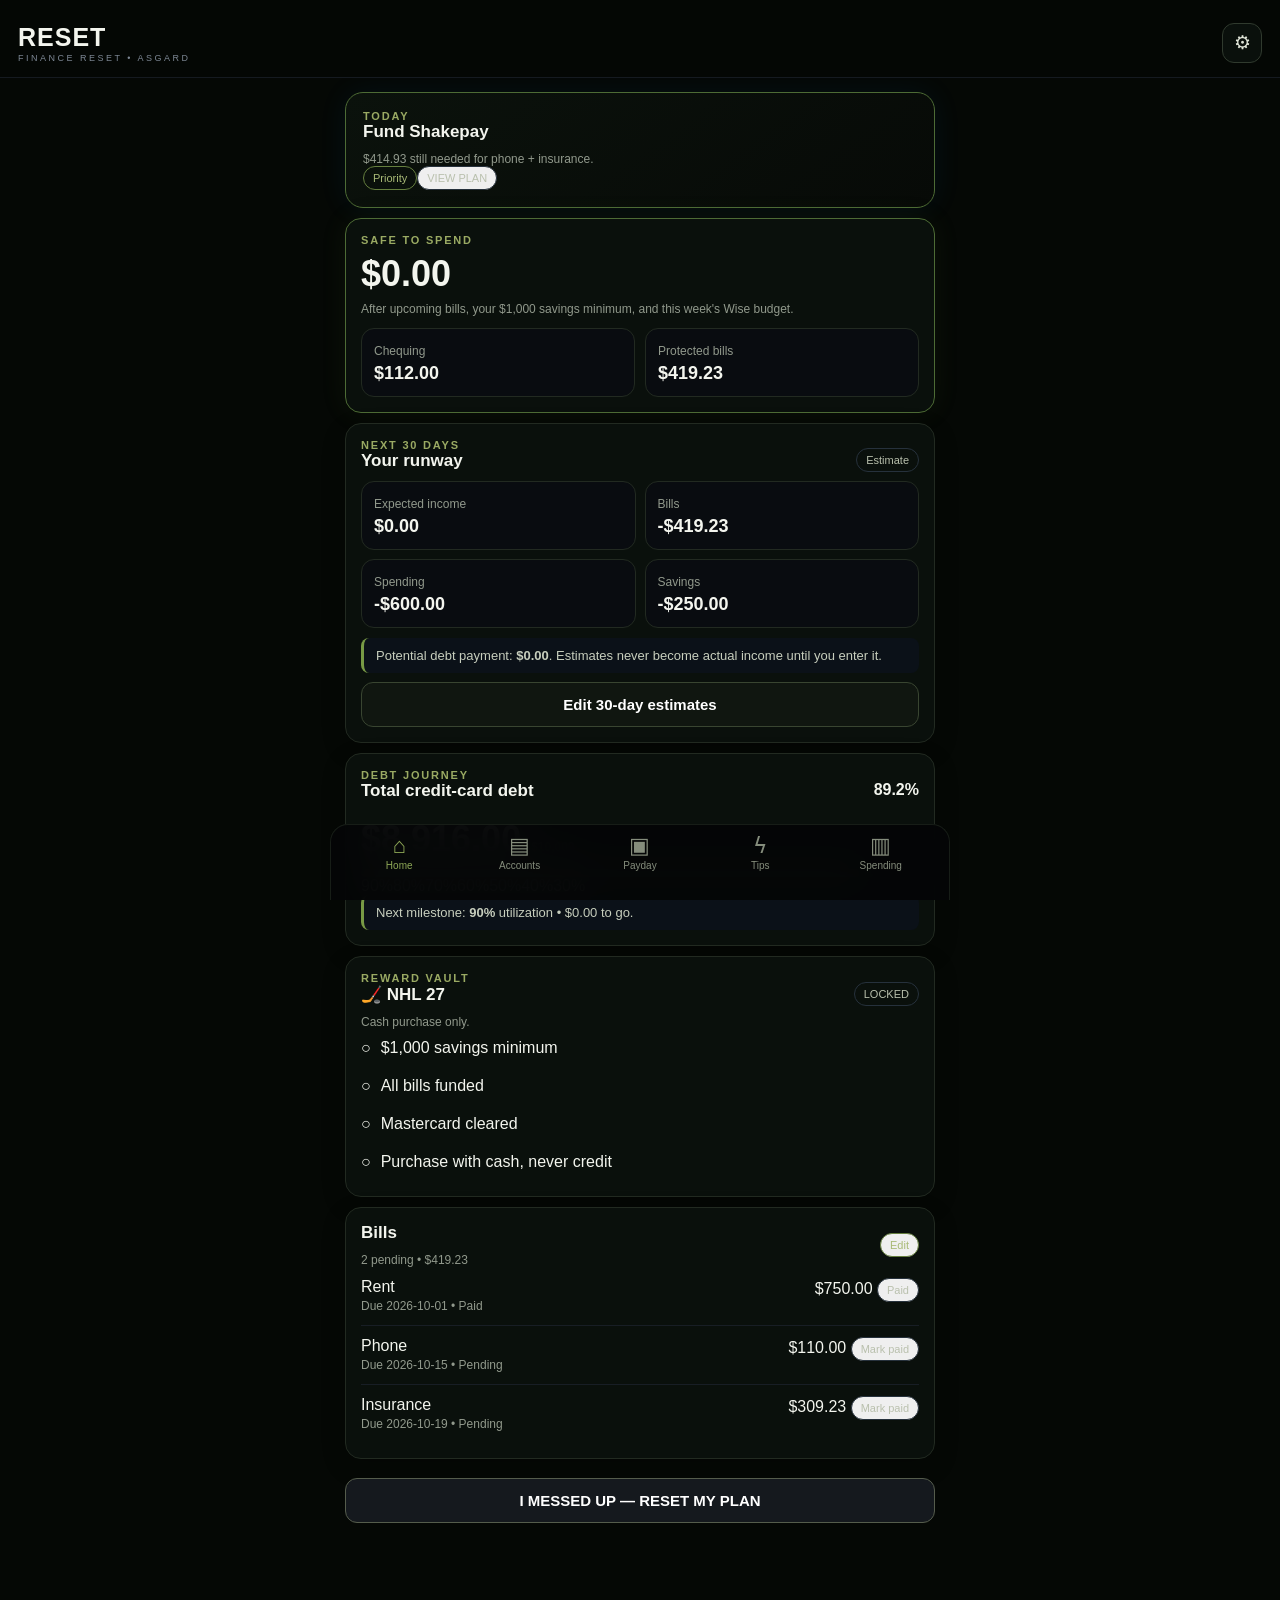
<file: index.html>
<!doctype html>
<html lang="en">
<head>
<meta charset="utf-8">
<meta name="viewport" content="width=device-width,initial-scale=1,viewport-fit=cover">
<meta name="theme-color" content="#050805">
<meta name="apple-mobile-web-app-capable" content="yes">
<meta name="apple-mobile-web-app-status-bar-style" content="black-translucent">
<meta name="apple-mobile-web-app-title" content="RESET">
<link rel="manifest" href="manifest.json">
<link rel="apple-touch-icon" href="icons/apple-touch-icon.png">
<link rel="stylesheet" href="styles.css">
<title>RESET — Finance • Asgard</title>
</head>
<body>
<div id="app">
<header class="topbar">
  <div><div class="brand">RESET</div><div class="subbrand">FINANCE RESET • ASGARD</div></div>
  <button class="iconbtn" id="settingsBtn" aria-label="Settings">⚙</button>
</header>

<main id="content"></main>

<nav class="nav">
  <button data-tab="home" class="navbtn active"><span>⌂</span><small>Home</small></button>
  <button data-tab="accounts" class="navbtn"><span>▤</span><small>Accounts</small></button>
  <button data-tab="payday" class="navbtn"><span>▣</span><small>Payday</small></button>
  <button data-tab="tips" class="navbtn"><span>ϟ</span><small>Tips</small></button>
  <button data-tab="spending" class="navbtn"><span>▥</span><small>Spending</small></button>
</nav>
</div>

<div class="modal hidden" id="modal">
  <div class="modalbox" id="modalContent"></div>
</div>

<script src="app.js"></script>
</body>
</html>
</file>
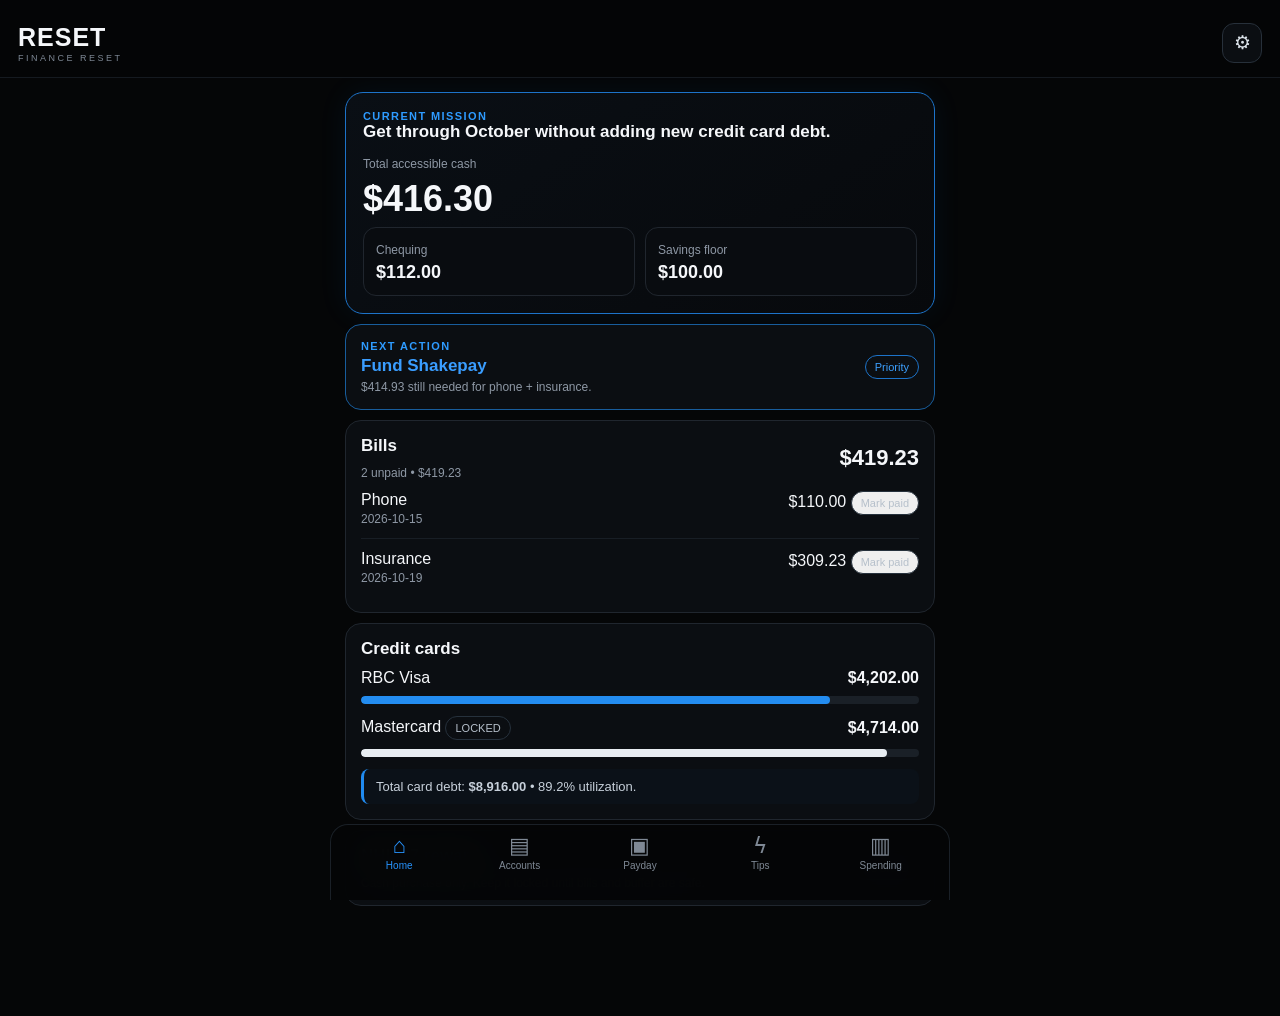
<file: RESET-Finance.html>
<!doctype html>
<html lang="en">
<head>
<meta charset="utf-8">
<meta name="viewport" content="width=device-width,initial-scale=1,viewport-fit=cover">
<meta name="theme-color" content="#050607">
<meta name="apple-mobile-web-app-capable" content="yes">
<meta name="apple-mobile-web-app-status-bar-style" content="black-translucent">
<meta name="apple-mobile-web-app-title" content="RESET">
<style>*{box-sizing:border-box}html,body{margin:0;background:#050607;color:#f5f7fa;font-family:-apple-system,BlinkMacSystemFont,"SF Pro Display","Segoe UI",sans-serif}body{min-height:100vh}.topbar{height:78px;padding:18px 18px 10px;display:flex;justify-content:space-between;align-items:center;position:sticky;top:0;background:rgba(5,6,7,.94);backdrop-filter:blur(18px);z-index:5;border-bottom:1px solid #151a20}.brand{font-weight:900;letter-spacing:1px;font-size:25px}.subbrand{font-size:9px;letter-spacing:2.5px;color:#7d8794;margin-top:1px}.iconbtn{width:40px;height:40px;border:1px solid #27303a;background:#0b0e12;color:#dce3ea;border-radius:12px;font-size:19px}.iconbtn:active,.btn:active,.navbtn:active{transform:scale(.98)}main{padding:14px 15px 100px;max-width:620px;margin:auto}.hero{border:1px solid #1d73c9;border-radius:18px;padding:17px;background:linear-gradient(145deg,#0a0f15,#07090c);box-shadow:0 0 30px rgba(24,135,255,.07)}.eyebrow{color:#2e9bff;text-transform:uppercase;letter-spacing:1.4px;font-size:11px;font-weight:800}.money{font-size:36px;font-weight:850;margin:7px 0}.muted{color:#8e98a5}.grid2{display:grid;grid-template-columns:1fr 1fr;gap:10px}.card{background:#0b0e12;border:1px solid #20262e;border-radius:16px;padding:15px;margin:10px 0}.card.blue{border-color:#185d9c}.title{font-weight:800;font-size:17px;margin-bottom:10px}.row{display:flex;justify-content:space-between;align-items:center;gap:10px}.big{font-size:22px;font-weight:800}.small{font-size:12px;color:#8e98a5}.progress{height:8px;background:#1a2027;border-radius:20px;overflow:hidden;margin-top:9px}.progress>i{display:block;height:100%;background:#238cf0;border-radius:20px}.progress.white>i{background:#e8edf2}.btn{border:0;background:#208bf0;color:white;border-radius:12px;padding:13px 15px;font-size:15px;font-weight:800;width:100%;margin-top:9px}.btn.secondary{background:#11161c;border:1px solid #2a333e}.btn.danger{background:#15191e;border:1px solid #46515e}.input{width:100%;padding:14px;border:1px solid #303945;background:#070a0d;color:#fff;border-radius:12px;font-size:18px;outline:none}.input:focus{border-color:#238cf0}.label{display:block;font-size:12px;color:#9aa5b2;margin:0 0 7px}.nav{position:fixed;bottom:0;left:0;right:0;height:76px;padding:8px max(8px,env(safe-area-inset-left)) calc(8px + env(safe-area-inset-bottom));background:rgba(5,6,7,.96);backdrop-filter:blur(18px);border-top:1px solid #1a2027;display:flex;justify-content:space-around;z-index:10}.navbtn{background:none;border:0;color:#7f8995;display:flex;flex-direction:column;align-items:center;gap:3px;min-width:62px}.navbtn span{font-size:22px;line-height:23px}.navbtn small{font-size:10px}.navbtn.active{color:#2794ff}.pill{display:inline-flex;align-items:center;border:1px solid #26313c;border-radius:30px;padding:5px 9px;font-size:11px;color:#b6c0cb}.bluepill{border-color:#1d73c9;color:#3da0ff}.dangerpill{border-color:#515a65;color:#dce2e8}.list{display:flex;flex-direction:column;gap:9px}.account{padding:14px;border:1px solid #20262e;background:#0b0e12;border-radius:15px}.account.locked{border-color:#343a42}.account .amount{font-size:19px;font-weight:800}.account .name{font-weight:750}.account .desc{font-size:11px;color:#7f8995;margin-top:3px}.tabs{display:flex;gap:7px;overflow:auto;margin-bottom:12px}.tabs button{white-space:nowrap;background:#0b0e12;color:#aeb7c1;border:1px solid #252d36;border-radius:10px;padding:9px 12px}.tabs button.active{color:#fff;border-color:#208bf0}.check{display:flex;align-items:center;gap:10px;padding:10px 0}.check input{accent-color:#208bf0;width:18px;height:18px}.modal{position:fixed;inset:0;background:rgba(0,0,0,.72);z-index:30;display:flex;align-items:flex-end}.modal.hidden{display:none}.modalbox{background:#0a0d11;border:1px solid #28313b;border-radius:22px 22px 0 0;width:100%;max-width:620px;margin:auto 0 0;padding:18px 16px 28px;max-height:85vh;overflow:auto}.close{float:right;background:#151a20;color:#fff;border:0;border-radius:10px;width:34px;height:34px}.split{display:grid;grid-template-columns:1fr 1fr;gap:9px}.metric{border:1px solid #20262e;border-radius:13px;padding:12px;background:#090c10}.metric b{display:block;font-size:18px;margin-top:4px}.notice{border-left:3px solid #208bf0;padding:10px 12px;background:#0b1118;border-radius:8px;color:#c7d0da;font-size:13px}.spacer{height:5px}.empty{padding:22px;text-align:center;color:#77818d;border:1px dashed #2a323c;border-radius:14px}.expense{display:flex;justify-content:space-between;padding:11px 0;border-bottom:1px solid #181e25}.expense:last-child{border-bottom:0}.blue{color:#3a9dff}.white{color:#fff}.center{text-align:center}@media(min-width:700px){.nav{left:50%;right:auto;transform:translateX(-50%);width:620px;border:1px solid #1a2027;border-bottom:0;border-radius:18px 18px 0 0}.modal{align-items:center}.modalbox{border-radius:20px;margin:auto;max-width:520px}}</style>
<title>RESET — Finance</title>
</head>
<body>
<div id="app">
<header class="topbar">
  <div><div class="brand">RESET</div><div class="subbrand">FINANCE RESET</div></div>
  <button class="iconbtn" id="settingsBtn" aria-label="Settings">⚙</button>
</header>

<main id="content"></main>

<nav class="nav">
  <button data-tab="home" class="navbtn active"><span>⌂</span><small>Home</small></button>
  <button data-tab="accounts" class="navbtn"><span>▤</span><small>Accounts</small></button>
  <button data-tab="payday" class="navbtn"><span>▣</span><small>Payday</small></button>
  <button data-tab="tips" class="navbtn"><span>ϟ</span><small>Tips</small></button>
  <button data-tab="spending" class="navbtn"><span>▥</span><small>Spending</small></button>
</nav>
</div>

<div class="modal hidden" id="modal">
  <div class="modalbox" id="modalContent"></div>
</div>

<script>const KEY="reset-finance-v3";
const initial={
  accounts:{chequing:112,savings:100,wise:0,rent:0,shakepay:4.30,cash:200,rbc:4202,mastercard:4714},
  limits:{rbc:5000,mastercard:5000},
  locked:{mastercard:true},
  bills:[
    {id:"rent",name:"Rent",amount:750,due:"2026-10-01",paid:true,account:"rent"},
    {id:"phone",name:"Phone",amount:110,due:"2026-10-15",paid:false,account:"shakepay"},
    {id:"insurance",name:"Insurance",amount:309.23,due:"2026-10-19",paid:false,account:"shakepay"}
  ],
  weeklyBudget:150,
  spentThisWeek:0,
  expenses:[],
  incomeLog:[],
  activeTab:"home",
  reward:{name:"NHL 27",target:0,unlocked:false},
  mission:"Get through October without adding new credit card debt."
};
let state=load();
function load(){try{return {...structuredClone(initial),...JSON.parse(localStorage.getItem(KEY)||"{}")}}catch(e){return structuredClone(initial)}}
function save(){localStorage.setItem(KEY,JSON.stringify(state))}
function money(n){return "$"+Number(n||0).toLocaleString("en-CA",{minimumFractionDigits:2,maximumFractionDigits:2})}
function debt(){return state.accounts.rbc+state.accounts.mastercard}
function available(){return state.accounts.chequing+state.accounts.savings+state.accounts.wise+state.accounts.rent+state.accounts.shakepay+state.accounts.cash}
function pct(a,b){return Math.max(0,Math.min(100,(a/b)*100))}
function esc(s){return String(s).replace(/[&<>"']/g,m=>({"&":"&amp;","<":"&lt;",">":"&gt;",'"':"&quot;","'":"&#039;"}[m]))}
function render(){
  document.querySelectorAll(".navbtn").forEach(b=>b.classList.toggle("active",b.dataset.tab===state.activeTab));
  const c=document.getElementById("content");
  c.innerHTML={home:home,accounts:accounts,payday:payday,tips:tips,spending:spending}[state.activeTab]();
  bind();
}
function home(){
 const unpaid=state.bills.filter(b=>!b.paid);
 const billDue=unpaid.reduce((s,b)=>s+b.amount,0);
 const totalCards=state.accounts.rbc+state.accounts.mastercard;
 return `<div class="hero">
   <div class="eyebrow">Current mission</div><div class="title">${esc(state.mission)}</div>
   <div class="spacer"></div><div class="small">Total accessible cash</div><div class="money">${money(available())}</div>
   <div class="grid2">
    <div class="metric"><span class="small">Chequing</span><b>${money(state.accounts.chequing)}</b></div>
    <div class="metric"><span class="small">Savings floor</span><b>${money(state.accounts.savings)}</b></div>
   </div>
 </div>
 <div class="card blue"><div class="row"><div><div class="eyebrow">Next action</div><div class="title" style="margin:4px 0">Fund Shakepay</div><div class="small">${money(Math.max(0,419.23-state.accounts.shakepay))} still needed for phone + insurance.</div></div><span class="pill bluepill">Priority</span></div></div>
 <div class="card"><div class="row"><div><div class="title">Bills</div><div class="small">${unpaid.length?`${unpaid.length} unpaid • ${money(billDue)}`:"All bills marked paid"}</div></div><span class="big">${money(billDue)}</span></div>
 ${unpaid.map(b=>`<div class="expense"><span>${esc(b.name)}<br><span class="small">${b.due}</span></span><span>${money(b.amount)} <button class="pill" data-paid="${b.id}">Mark paid</button></span></div>`).join("")}</div>
 <div class="card"><div class="title">Credit cards</div>
   <div class="row"><span>RBC Visa</span><b>${money(state.accounts.rbc)}</b></div><div class="progress"><i style="width:${pct(state.accounts.rbc,5000)}%"></i></div>
   <div class="row" style="margin-top:12px"><span>Mastercard <span class="pill">LOCKED</span></span><b>${money(state.accounts.mastercard)}</b></div><div class="progress white"><i style="width:${pct(state.accounts.mastercard,5000)}%"></i></div>
   <div class="notice" style="margin-top:12px">Total card debt: <b>${money(totalCards)}</b> • ${((totalCards/10000)*100).toFixed(1)}% utilization.</div>
 </div>
 <div class="card"><div class="row"><div><div class="title">NHL 27 reward</div><div class="small">Cash purchase only. Keep it locked until bills and buffer are safe.</div></div><span class="pill">LOCKED</span></div></div>`;
}
function accounts(){
 const rows=[
 ["cash","Cash","Emergency flexibility • don't automatically use for debt",state.accounts.cash],
 ["chequing","Chequing","Day-to-day buffer",state.accounts.chequing],
 ["savings","Savings","Protected floor: $100",state.accounts.savings],
 ["wise","Wise (Spending)","Weekly discretionary spending",state.accounts.wise],
 ["rent","Rent / Envision","Rent bucket",state.accounts.rent],
 ["shakepay","Shakepay","Phone + insurance target: $419.23",state.accounts.shakepay],
 ["rbc","RBC Visa","Active debt target",state.accounts.rbc],
 ["mastercard","Mastercard","LOCKED • minimum payment only",state.accounts.mastercard]
 ];
 return `<div class="card"><div class="row"><div><div class="eyebrow">Accounts</div><div class="title">Live balances</div></div><button class="pill bluepill" id="editBalances">Edit</button></div></div>
 <div class="list">${rows.map(([id,n,d,v])=>`<div class="account ${id==="mastercard"?"locked":""}">
  <div class="row"><div><div class="name">${n} ${id==="mastercard"?'<span class="pill">LOCKED</span>':""}</div><div class="desc">${d}</div></div><div class="amount">${money(v)}</div></div>
  ${["rbc","mastercard","shakepay","rent"].includes(id)?`<div class="progress ${id==="mastercard"?"white":""}"><i style="width:${id==="rbc"||id==="mastercard"?pct(v,5000):pct(v,id==="shakepay"?419.23:750)}%"></i></div>`:""}
 </div>`).join("")}</div>`;
}
function payday(){
 return `<div class="card blue"><div class="eyebrow">Payday wizard</div><div class="title">Enter the actual paycheque</div>
 <div class="label">Deposit amount</div><input class="input" id="payAmount" inputmode="decimal" placeholder="0.00">
 <div class="notice" style="margin-top:12px">The app will add the paycheque to Chequing first, then show a priority plan. It will never invent income.</div>
 <button class="btn" id="calcPay">Calculate plan</button></div>
 <div id="payResult"></div>`;
}
function tips(){
 return `<div class="card blue"><div class="eyebrow">Tip day</div><div class="title">Enter actual tips</div>
 <div class="label">Tip amount</div><input class="input" id="tipAmount" inputmode="decimal" placeholder="0.00">
 <button class="btn" id="calcTips">Calculate plan</button></div>
 <div class="card"><div class="title">Rule</div><div class="notice">If Shakepay is below $419.23, tips fund it first. After essential bills are covered, remaining tips go to RBC Visa.</div></div>
 <div class="card"><div class="title">Upcoming</div><div class="row"><span>Tip day</span><span class="pill bluepill">Tue, Oct 6 • ~ $150 estimate</span></div></div>
 <div id="tipResult"></div>`;
}
function spending(){
 const remain=Math.max(0,state.weeklyBudget-state.spentThisWeek);
 const days=[["Mon",20],["Tue",20],["Wed",20],["Thu",20],["Fri",20],["Sat",25],["Sun",25]];
 return `<div class="card blue"><div class="eyebrow">Wise spending</div><div class="title">Weekly budget</div><div class="money">${money(remain)}</div><div class="small">${money(state.weeklyBudget)} budget • ${money(state.spentThisWeek)} spent</div><div class="progress"><i style="width:${pct(state.spentThisWeek,state.weeklyBudget)}%"></i></div></div>
 <div class="card"><div class="title">Add expense</div><div class="split"><input class="input" id="expName" placeholder="What?"><input class="input" id="expAmt" inputmode="decimal" placeholder="$"></div><button class="btn" id="addExpense">Add expense</button></div>
 <div class="card"><div class="title">Daily targets</div>${days.map(x=>`<div class="expense"><span>${x[0]}</span><b>${money(x[1])}</b></div>`).join("")}</div>
 <div class="card"><div class="title">Recent expenses</div>${state.expenses.length?state.expenses.slice(-8).reverse().map(e=>`<div class="expense"><span>${esc(e.name)}<br><span class="small">${e.date}</span></span><b>-${money(e.amount)}</b></div>`).join(""):"<div class='empty'>No expenses yet.</div>"}</div>`;
}
function bind(){
 document.querySelectorAll(".navbtn").forEach(b=>b.onclick=()=>{state.activeTab=b.dataset.tab;save();render()});
 document.querySelectorAll("[data-paid]").forEach(b=>b.onclick=()=>{const bill=state.bills.find(x=>x.id===b.dataset.paid);if(bill){bill.paid=!bill.paid;save();render()}});
 const eb=document.getElementById("editBalances"); if(eb) eb.onclick=editBalances;
 const cp=document.getElementById("calcPay"); if(cp) cp.onclick=runPay;
 const ct=document.getElementById("calcTips"); if(ct) ct.onclick=runTips;
 const ae=document.getElementById("addExpense"); if(ae) ae.onclick=addExpense;
 document.getElementById("settingsBtn").onclick=settings;
}
function runPay(){
 const n=parseFloat(document.getElementById("payAmount").value);
 const out=document.getElementById("payResult");
 if(!Number.isFinite(n)||n<=0){out.innerHTML=`<div class="card"><div class="notice">Enter the actual paycheque amount first.</div></div>`;return}
 let remaining=n, lines=[];
 const add=(label,amt)=>{if(amt<=0)return;amt=Math.min(amt,remaining);remaining-=amt;lines.push([label,amt])};
 add("Fund Shakepay to $419.23",Math.max(0,419.23-state.accounts.shakepay));
 add("Mastercard minimum payment",Math.min(50,state.accounts.mastercard));
 add("Weekly Wise spending",Math.min(150,state.weeklyBudget-state.spentThisWeek));
 add("Protect savings floor",Math.max(0,100-state.accounts.savings));
 const result=`<div class="card"><div class="eyebrow">Your plan</div><div class="title">${money(n)} paycheque</div>${lines.map(x=>`<div class="expense"><span>${x[0]}</span><b>${money(x[1])}</b></div>`).join("")}<div class="expense"><span>Remaining → RBC Visa</span><b>${money(remaining)}</b></div><button class="btn" id="applyPay">Apply this plan</button></div>`;
 out.innerHTML=result;
 document.getElementById("applyPay").onclick=()=>{
   state.accounts.chequing+=n;
   lines.forEach(([label,amt])=>{
     if(label.startsWith("Fund Shakepay")){state.accounts.chequing-=amt;state.accounts.shakepay+=amt}
     else if(label.startsWith("Mastercard")){state.accounts.chequing-=amt;state.accounts.mastercard=Math.max(0,state.accounts.mastercard-amt)}
     else if(label.startsWith("Weekly")){state.accounts.chequing-=amt;state.accounts.wise+=amt}
     else if(label.startsWith("Protect")){state.accounts.chequing-=amt;state.accounts.savings+=amt}
   });
   state.accounts.chequing-=remaining;state.accounts.rbc=Math.max(0,state.accounts.rbc-remaining);
   state.incomeLog.push({type:"paycheque",amount:n,date:new Date().toLocaleDateString("en-CA")});
   save();render();
 };
}
function runTips(){
 const n=parseFloat(document.getElementById("tipAmount").value),out=document.getElementById("tipResult");
 if(!Number.isFinite(n)||n<=0){out.innerHTML=`<div class="card"><div class="notice">Enter the actual tip amount first.</div></div>`;return}
 const toShake=Math.min(n,Math.max(0,419.23-state.accounts.shakepay)),toRbc=n-toShake;
 out.innerHTML=`<div class="card"><div class="eyebrow">Your plan</div>${toShake?`<div class="expense"><span>Shakepay</span><b>${money(toShake)}</b></div>`:""}<div class="expense"><span>RBC Visa</span><b>${money(toRbc)}</b></div><button class="btn" id="applyTips">Apply this plan</button></div>`;
 document.getElementById("applyTips").onclick=()=>{
   state.accounts.shakepay+=toShake;state.accounts.rbc=Math.max(0,state.accounts.rbc-toRbc);
   state.incomeLog.push({type:"tips",amount:n,date:new Date().toLocaleDateString("en-CA")});
   save();render();
 };
}
function addExpense(){
 const name=document.getElementById("expName").value.trim(),n=parseFloat(document.getElementById("expAmt").value);
 if(!name||!Number.isFinite(n)||n<=0)return;
 state.expenses.push({name,amount:n,date:new Date().toLocaleDateString("en-CA")});
 state.spentThisWeek+=n;state.accounts.wise=Math.max(0,state.accounts.wise-n);
 save();render();
}
function editBalances(){
 const fields=[["chequing","Chequing"],["savings","Savings"],["wise","Wise"],["rent","Rent"],["shakepay","Shakepay"],["cash","Cash"],["rbc","RBC Visa"],["mastercard","Mastercard"]];
 showModal(`<button class="close" id="close">×</button><div class="eyebrow">Edit balances</div><div class="title">Update your real numbers</div>${fields.map(([id,n])=>`<div style="margin:9px 0"><label class="label">${n}</label><input class="input bal" data-id="${id}" value="${state.accounts[id]}"></div>`).join("")}<button class="btn" id="saveBalances">Save balances</button>`);
 document.getElementById("close").onclick=closeModal;
 document.getElementById("saveBalances").onclick=()=>{document.querySelectorAll(".bal").forEach(i=>{const n=parseFloat(i.value);if(Number.isFinite(n)&&n>=0)state.accounts[i.dataset.id]=n});save();closeModal();render()};
}
function settings(){
 showModal(`<button class="close" id="close">×</button><div class="eyebrow">Settings</div><div class="title">RESET</div>
 <div class="notice">Black + white UI with a minor blue accent. Data is stored on this device in local storage.</div>
 <button class="btn secondary" id="resetWeek">Reset weekly spending</button>
 <button class="btn danger" id="resetAll">Reset app to current starting balances</button>
 <div class="small" style="margin-top:10px">Reset app restores the October reset numbers used when this app was built.</div>`);
 document.getElementById("close").onclick=closeModal;
 document.getElementById("resetWeek").onclick=()=>{state.spentThisWeek=0;state.expenses=[];save();closeModal();render()};
 document.getElementById("resetAll").onclick=()=>{if(confirm("Reset all app data?")){state=structuredClone(initial);save();closeModal();render()}};
}
function showModal(html){document.getElementById("modalContent").innerHTML=html;document.getElementById("modal").classList.remove("hidden")}
function closeModal(){document.getElementById("modal").classList.add("hidden")}
document.getElementById("modal").addEventListener("click",e=>{if(e.target.id==="modal")closeModal()});
render();</script>
</body>
</html>
</file>
<file: styles.css>
*{box-sizing:border-box}html,body{margin:0;background:#050805;color:#f3f5ee;font-family:-apple-system,BlinkMacSystemFont,"SF Pro Display","Segoe UI",sans-serif}body{min-height:100vh}.topbar{height:78px;padding:18px 18px 10px;display:flex;justify-content:space-between;align-items:center;position:sticky;top:0;background:rgba(5,6,7,.94);backdrop-filter:blur(18px);z-index:5;border-bottom:1px solid #151a20}.brand{font-weight:900;letter-spacing:1px;font-size:25px}.subbrand{font-size:9px;letter-spacing:2.5px;color:#7d8794;margin-top:1px}.iconbtn{width:40px;height:40px;border:1px solid #303a2e;background:#0a100c;color:#e0e5d8;border-radius:12px;font-size:19px}.iconbtn:active,.btn:active,.navbtn:active{transform:scale(.98)}main{padding:14px 15px 100px;max-width:620px;margin:auto}.hero{border:1px solid #4d6b35;border-radius:18px;padding:17px;background:linear-gradient(145deg,#0a0f15,#080d09);box-shadow:0 0 30px rgba(24,135,255,.07)}.eyebrow{color:#9aaa63;text-transform:uppercase;letter-spacing:1.4px;font-size:11px;font-weight:800}.money{font-size:36px;font-weight:850;margin:7px 0}.muted{color:#91998c}.grid2{display:grid;grid-template-columns:1fr 1fr;gap:10px}.card{background:#0a100c;border:1px solid #222a21;border-radius:16px;padding:15px;margin:10px 0}.card.blue{border-color:#3d592f}.title{font-weight:800;font-size:17px;margin-bottom:10px}.row{display:flex;justify-content:space-between;align-items:center;gap:10px}.big{font-size:22px;font-weight:800}.small{font-size:12px;color:#91998c}.progress{height:8px;background:#171d17;border-radius:20px;overflow:hidden;margin-top:9px}.progress>i{display:block;height:100%;background:#789a45;border-radius:20px}.progress.white>i{background:#e9ecdf}.btn{border:0;background:#789a45;color:white;border-radius:12px;padding:13px 15px;font-size:15px;font-weight:800;width:100%;margin-top:9px}.btn.secondary{background:#101610;border:1px solid #354031}.btn.danger{background:#15191e;border:1px solid #555c4c}.input{width:100%;padding:14px;border:1px solid #303945;background:#070a0d;color:#fff;border-radius:12px;font-size:18px;outline:none}.input:focus{border-color:#789a45}.label{display:block;font-size:12px;color:#9aa392;margin:0 0 7px}.nav{position:fixed;bottom:0;left:0;right:0;height:76px;padding:8px max(8px,env(safe-area-inset-left)) calc(8px + env(safe-area-inset-bottom));background:rgba(5,6,7,.96);backdrop-filter:blur(18px);border-top:1px solid #171d17;display:flex;justify-content:space-around;z-index:10}.navbtn{background:none;border:0;color:#858d7c;display:flex;flex-direction:column;align-items:center;gap:3px;min-width:62px}.navbtn span{font-size:22px;line-height:23px}.navbtn small{font-size:10px}.navbtn.active{color:#2794ff}.pill{display:inline-flex;align-items:center;border:1px solid #26313c;border-radius:30px;padding:5px 9px;font-size:11px;color:#b9c0ad}.bluepill{border-color:#4d6b35;color:#b5c582}.dangerpill{border-color:#515a65;color:#dfe4d7}.list{display:flex;flex-direction:column;gap:9px}.account{padding:14px;border:1px solid #222a21;background:#0a100c;border-radius:15px}.account.locked{border-color:#3b4339}.account .amount{font-size:19px;font-weight:800}.account .name{font-weight:750}.account .desc{font-size:11px;color:#858d7c;margin-top:3px}.tabs{display:flex;gap:7px;overflow:auto;margin-bottom:12px}.tabs button{white-space:nowrap;background:#0a100c;color:#adb4a5;border:1px solid #252d36;border-radius:10px;padding:9px 12px}.tabs button.active{color:#fff;border-color:#789a45}.check{display:flex;align-items:center;gap:10px;padding:10px 0}.check input{accent-color:#789a45;width:18px;height:18px}.modal{position:fixed;inset:0;background:rgba(0,0,0,.72);z-index:30;display:flex;align-items:flex-end}.modal.hidden{display:none}.modalbox{background:#0a0d11;border:1px solid #28313b;border-radius:22px 22px 0 0;width:100%;max-width:620px;margin:auto 0 0;padding:18px 16px 28px;max-height:85vh;overflow:auto}.close{float:right;background:#151a20;color:#fff;border:0;border-radius:10px;width:34px;height:34px}.split{display:grid;grid-template-columns:1fr 1fr;gap:9px}.metric{border:1px solid #222a21;border-radius:13px;padding:12px;background:#090c10}.metric b{display:block;font-size:18px;margin-top:4px}.notice{border-left:3px solid #789a45;padding:10px 12px;background:#0b1118;border-radius:8px;color:#c7cebd;font-size:13px}.spacer{height:5px}.empty{padding:22px;text-align:center;color:#77818d;border:1px dashed #2a323c;border-radius:14px}.expense{display:flex;justify-content:space-between;padding:11px 0;border-bottom:1px solid #181e25}.expense:last-child{border-bottom:0}.blue{color:#a5b873}.white{color:#fff}.center{text-align:center}@media(min-width:700px){.nav{left:50%;right:auto;transform:translateX(-50%);width:620px;border:1px solid #171d17;border-bottom:0;border-radius:18px 18px 0 0}.modal{align-items:center}.modalbox{border-radius:20px;margin:auto;max-width:520px}}
/* LOKI / ASGARD THEME */
body{background:#050805}
.topbar{background:rgba(5,8,5,.95)}
.hero{background:linear-gradient(145deg,#0b120c,#070a07)}
.card{box-shadow:0 8px 24px rgba(0,0,0,.2)}
.eyebrow{letter-spacing:1.8px}
.btn{background:#718f40}
.btn.secondary{background:#101610;border-color:#394531}
.navbtn.active{color:#8fa957}
.safe-card{border-color:#4d6b35;box-shadow:0 0 28px rgba(120,154,69,.08)}
.pill.bluepill{border-color:#657f3e;color:#a9ba77}
.progress>i{background:#789a45}
.loki-rune{color:#9eae69;font-size:10px;letter-spacing:3px;text-transform:uppercase}
</file>
